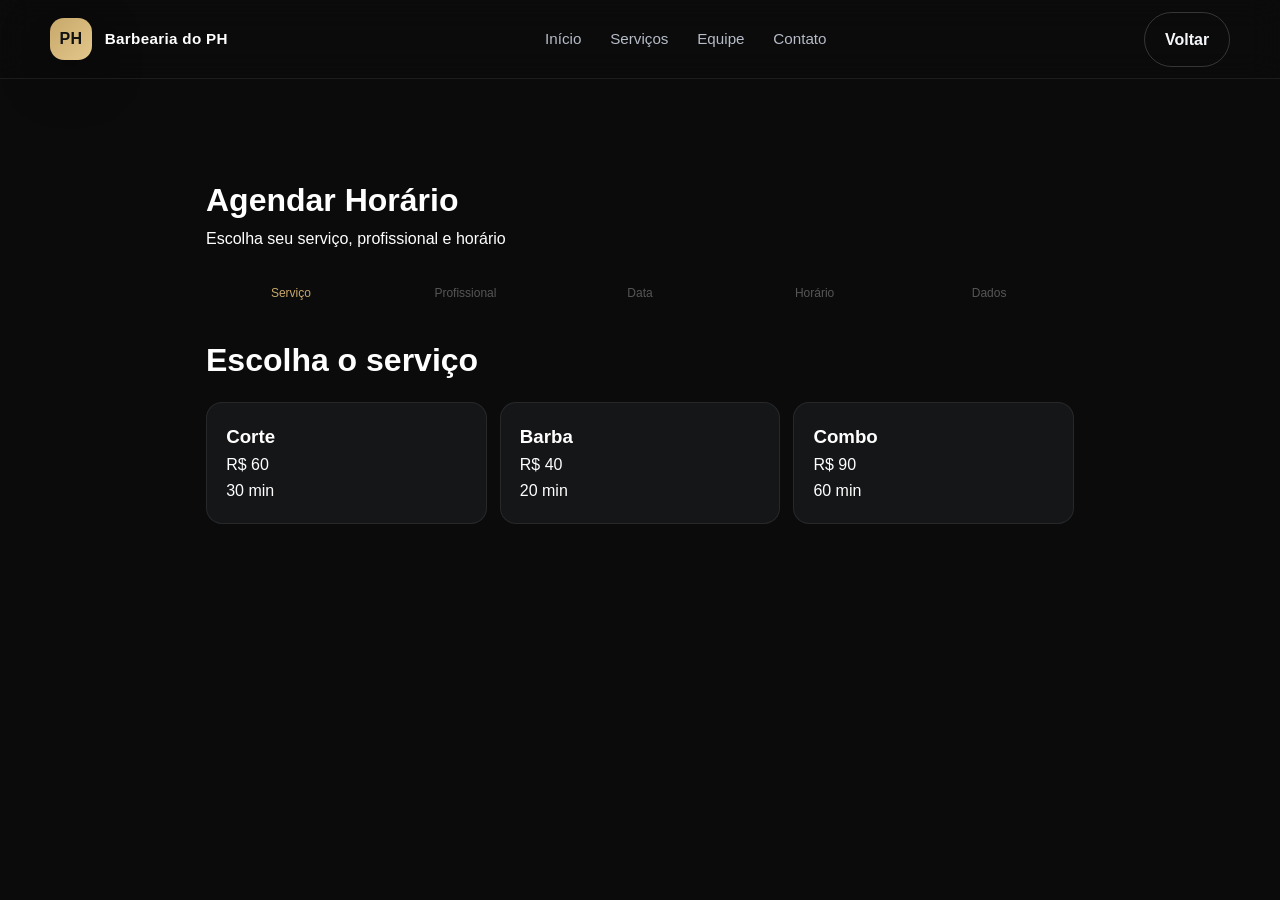
<file: agendamento.html>
<!DOCTYPE html>
<html lang="pt-BR">
<head>
  <meta charset="UTF-8">
  <meta name="viewport" content="width=device-width, initial-scale=1.0">
  <title>Agendamentos</title>

  <!-- MESMO CSS DO SITE -->
  <link rel="stylesheet" href="css/style.css">

  <!-- CSS específico do sistema -->
  <link rel="stylesheet" href="css/agendamento.css">
  <script src="js/agendamento.js" defer></script>
</head>
<body>

<!-- HEADER (igual ao index, mas com links corrigidos) -->
<header class="header">
  <div class="container header__content">

    <a href="index.html" class="logo">
      <span class="logo__mark">PH</span>
      <span class="logo__text">Barbearia do PH</span>
    </a>

    <nav class="nav">
      <a href="index.html">Início</a>
      <a href="index.html#servicos">Serviços</a>
      <a href="index.html#equipe">Equipe</a>
      <a href="index.html#contato">Contato</a>
    </nav>

    <div class="header__actions">
      <a href="index.html" class="btn btn--secondary">Voltar</a>
    </div>

  </div>
</header>

<!-- CONTEÚDO -->
<main class="section">
  <div class="container booking-container">

    <h1>Agendar Horário</h1>
    <p>Escolha seu serviço, profissional e horário</p>

    <!-- Progress -->
    <div class="steps">
      <div class="step active">Serviço</div>
      <div class="step">Profissional</div>
      <div class="step">Data</div>
      <div class="step">Horário</div>
      <div class="step">Dados</div>
    </div>

    <!-- Conteúdo dinâmico -->
    <div id="content"></div>

  </div>
</main>
</file>
<file: css/style.css>
/* =========================================================
   Base e variáveis
   ========================================================= */
:root {
  --bg: #0b0b0c;
  --bg-2: #111214;
  --card: #151618;
  --line: rgba(255, 255, 255, 0.08);
  --text: #f5f7fa;
  --muted: #b6bcc8;
  --gold: #c8a86b;
  --gold-2: #e3c78b;
  --shadow: 0 18px 50px rgba(0, 0, 0, 0.35);
  --radius: 22px;
  --container: 1180px;
}

* {
  margin: 0;
  padding: 0;
  box-sizing: border-box;
}

html {
  scroll-behavior: smooth;
  scroll-padding-top: 78px;
}

body {
  font-family: 'Montserrat', sans-serif;
  background: var(--bg);
  color: var(--text);
  line-height: 1.6;
  -webkit-font-smoothing: antialiased;
  text-rendering: optimizeLegibility;
  overflow-x: hidden;
}

img {
  width: 100%;
  display: block;
  object-fit: cover;
}

a {
  color: inherit;
  text-decoration: none;
}

button {
  font-family: inherit;
}

.container {
  width: min(100% - 2rem, var(--container));
  margin-inline: auto;
}

.section {
  padding: 5rem 0;
}

.section--dark {
  background: linear-gradient(180deg, #0d0d0f 0%, #0b0b0c 100%);
}

/* =========================================================
   Header
   ========================================================= */
.header {
  position: sticky;
  top: 0;
  z-index: 1000;
  background: rgba(11, 11, 12, 0.82);
  backdrop-filter: blur(16px);
  border-bottom: 1px solid var(--line);
}

.header__content {
  min-height: 78px;
  display: flex;
  align-items: center;
  justify-content: space-between;
  gap: 1rem;
}

.logo {
  display: inline-flex;
  align-items: center;
  gap: 0.8rem;
  font-weight: 700;
  letter-spacing: 0.02em;
}

.logo__mark {
  width: 42px;
  height: 42px;
  border-radius: 14px;
  display: grid;
  place-items: center;
  background: linear-gradient(135deg, var(--gold), var(--gold-2));
  color: #111;
  box-shadow: var(--shadow);
}

.logo__text {
  font-size: 0.95rem;
  max-width: 12rem;
}

.nav {
  display: none;
  gap: 1.8rem;
  align-items: center;
}

.nav a {
  position: relative;
  color: var(--muted);
  font-size: 0.95rem;
  transition: color 0.25s ease;
}

.nav a::after {
  content: "";
  position: absolute;
  left: 0;
  bottom: -0.45rem;
  width: 100%;
  height: 2px;
  background: var(--gold);
  transform: scaleX(0);
  transform-origin: left;
  transition: transform 0.25s ease;
}

.nav a:hover {
  color: var(--text);
}

.nav a:hover::after {
  transform: scaleX(1);
}

.header__actions {
  display: flex;
  align-items: center;
  gap: 0.75rem;
}

/* Menu hambúrguer */
.menu-toggle {
  width: 46px;
  height: 46px;
  border: 1px solid var(--line);
  background: var(--bg-2);
  border-radius: 14px;
  display: inline-flex;
  flex-direction: column;
  justify-content: center;
  gap: 5px;
  padding: 0 0.9rem;
  cursor: pointer;
}

.menu-toggle span {
  display: block;
  width: 100%;
  height: 2px;
  background: var(--text);
  border-radius: 99px;
  transition: transform 0.25s ease, opacity 0.25s ease;
}

.menu-toggle.is-open span:nth-child(1) {
  transform: translateY(7px) rotate(45deg);
}

.menu-toggle.is-open span:nth-child(2) {
  opacity: 0;
}

.menu-toggle.is-open span:nth-child(3) {
  transform: translateY(-7px) rotate(-45deg);
}

/* =========================================================
   Botões
   ========================================================= */
.btn {
  display: inline-flex;
  align-items: center;
  justify-content: center;
  min-height: 48px;
  padding: 0.85rem 1.25rem;
  border-radius: 999px;
  font-weight: 700;
  transition: transform 0.25s ease, background 0.25s ease, color 0.25s ease, border-color 0.25s ease, box-shadow 0.3s ease;
  will-change: transform;
}

.btn:hover {
  transform: translateY(-2px);
}

.btn--primary {
  background: linear-gradient(135deg, var(--gold), var(--gold-2));
  color: #111;
  border: 1px solid transparent;
}

.btn--primary:hover {
  background: #25D366;
  color: #fff;
  box-shadow: 0 12px 25px rgba(37, 211, 102, 0.35), 0 0 12px rgba(37, 211, 102, 0.25);
}

.btn--secondary {
  background: transparent;
  color: var(--text);
  border: 1px solid rgba(255, 255, 255, 0.18);
}

.btn--secondary:hover {
  border-color: var(--gold);
  color: var(--gold-2);
}

/* =========================================================
   Hero
   ========================================================= */
.hero {
  padding-top: 3.2rem;
  min-height: calc(100vh - 78px);
  display: flex;
  align-items: center;
  background:
    radial-gradient(circle at top, rgba(200, 168, 107, 0.15), transparent 30%),
    linear-gradient(180deg, rgba(255, 255, 255, 0.03), transparent);
}

.hero__content {
  display: grid;
  gap: 2rem;
  align-items: center;
}

.hero__badge {
  display: inline-flex;
  align-items: center;
  gap: 0.5rem;
  padding: 0.55rem 0.9rem;
  border-radius: 999px;
  background: rgba(255, 255, 255, 0.06);
  border: 1px solid var(--line);
  color: var(--gold-2);
  font-size: 0.8rem;
  font-weight: 700;
  letter-spacing: 0.08em;
  text-transform: uppercase;
}

.hero h1 {
  margin-top: 1.2rem;
  font-size: clamp(2.4rem, 7vw, 5.5rem);
  line-height: 0.95;
  letter-spacing: -0.04em;
  max-width: 12ch;
}

.hero p {
  margin-top: 1.4rem;
  max-width: 58ch;
  color: var(--muted);
  font-size: 1rem;
}

.hero__cta {
  margin-top: 2rem;
  display: flex;
  flex-wrap: wrap;
  gap: 0.9rem;
}

.hero__visual {
  border-radius: calc(var(--radius) + 8px);
  overflow: hidden;
  border: 1px solid var(--line);
  box-shadow: var(--shadow);
  position: relative;
  background: var(--bg);
}

.hero__visual img {
  width: 100%;
  height: 100%;
  display: block;
  object-fit: cover;
}

.hero__visual::after {
  content: "";
  position: absolute;
  left: 0;
  right: 0;
  bottom: 0;
  height: 160px;

  background: linear-gradient(
    to bottom,
    rgba(11, 11, 12, 0) 0%,
    rgba(11, 11, 12, 0.4) 50%,
    rgba(11, 11, 12, 1) 100%
  );

  pointer-events: none;
}

/* =========================================================
   Seções
   ========================================================= */
.section__heading {
  max-width: 720px;
  margin-bottom: 2rem;
}

.section__eyebrow {
  color: var(--gold-2);
  text-transform: uppercase;
  letter-spacing: 0.18em;
  font-size: 0.78rem;
  font-weight: 800;
}

.section__heading h2,
.about__text h2,
.footer__info h2 {
  margin-top: 0.8rem;
  font-size: clamp(1.8rem, 4vw, 3rem);
  line-height: 1.05;
  letter-spacing: -0.03em;
}

.section__heading p,
.about__text p,
.footer__info p {
  margin-top: 0.9rem;
  color: var(--muted);
}

/* =========================================================
   Serviços
   ========================================================= */
.services-grid {
  display: grid;
  gap: 1rem;
}

.service-card {
  background: linear-gradient(180deg, rgba(255, 255, 255, 0.04), rgba(255, 255, 255, 0.02));
  border: 1px solid var(--line);
  border-radius: var(--radius);
  padding: 1.5rem;
  box-shadow: var(--shadow);
}

.service-card h3 {
  font-size: 1.25rem;
}

.service-card p {
  margin-top: 0.6rem;
  color: var(--gold-2);
  font-size: 1.15rem;
  font-weight: 800;
}

.service-card span {
  display: block;
  margin-top: 0.8rem;
  color: var(--muted);
}

/* =========================================================
   Sobre / Equipe
   ========================================================= */
.about-grid {
  display: grid;
  gap: 2rem;
  align-items: center;
}

.about__image,
.gallery-item,
.team-card,
.testimonial-card,
.footer__map,
.footer__info {
  border-radius: var(--radius);
  overflow: hidden;
  border: 1px solid var(--line);
  background: var(--card);
  box-shadow: var(--shadow);
}

.about__text {
  padding: 0.5rem;
}

.team {
  margin-top: 3.5rem;
}

.team-grid {
  display: grid;
  gap: 1rem;
}

.team-card img {
  aspect-ratio: 1 / 1;
}

.team-card h3,
.testimonial-card span {
  margin-top: 1rem;
  font-size: 1.1rem;
}

.team-card p {
  margin: 0.4rem 0 1.2rem;
  color: var(--muted);
  padding: 0 1.25rem 1.25rem;
}

.team-card h3 {
  padding: 1.25rem 1.25rem 0;
}

/* =========================================================
   GALERIA - CONTROLE TOTAL
   ========================================================= */

/* Container que segura a galeria no meio da tela */
.gallery-container {
  width: 100%;
  max-width: 1200px; /* Não deixa as fotos ficarem gigantes */
  margin: 0 auto;    /* Centraliza na página */
  padding: 40px 20px;
}

.gallery-grid {
  display: grid !important; /* Força o modo Grid */
  grid-template-columns: repeat(4, 1fr) !important; /* Força as 4 colunas */
  gap: 20px; /* Espaço entre as fotos */
}

.gallery-item {
  width: 100%;
  aspect-ratio: 1 / 1; /* Mantém o quadrado perfeito */
  overflow: hidden;
  border-radius: 12px;
}

.gallery-item img {
  width: 100%;
  height: 100%;
  object-fit: cover;
  display: block;
}

/* Responsivo */
@media (max-width: 768px) {
  .gallery-grid {
    grid-template-columns: repeat(2, 1fr);
  }
}

@media (max-width: 480px) {
  .gallery-grid {
    grid-template-columns: 1fr;
  }
}

/* =========================================================
   Depoimentos
   ========================================================= */
.testimonials-grid {
  display: grid;
  gap: 1rem;
}

.testimonial-card {
  padding: 1.5rem;
}

.stars {
  color: var(--gold-2);
  letter-spacing: 0.15em;
  font-size: 1rem;
}

.testimonial-card p {
  margin-top: 0.9rem;
  color: var(--text);
}

.testimonial-card span {
  display: inline-block;
  color: var(--muted);
  font-size: 0.95rem;
}

/* =========================================================
   Rodapé
   ========================================================= */
.footer {
  border-top: 1px solid var(--line);
}

.footer-grid {
  display: grid;
  gap: 1.25rem;
}

.footer__map iframe {
  width: 100%;
  height: 320px;
  border: 0;
  display: block;
}

.footer__info {
  padding: 1.5rem;
}

.social-links {
  display: flex;
  flex-wrap: wrap;
  gap: 0.8rem;
  margin: 1.4rem 0;
}

.social-link {
  display: inline-flex;
  align-items: center;
  justify-content: center;
  min-height: 44px;
  padding: 0.7rem 1rem;
  border-radius: 999px;
  border: 1px solid rgba(255, 255, 255, 0.12);
  background: rgba(255, 255, 255, 0.04);
  color: var(--text);
  font-weight: 600;
  text-decoration: none;
  transition: transform 0.25s ease, box-shadow 0.25s ease, background 0.25s ease, color 0.25s ease, border-color 0.25s ease;
}

.social-link:hover {
  transform: translateY(-2px);
}

.social-link--instagram:hover {
  color: #fff;
  border-color: transparent;
  background: linear-gradient(135deg, #f58529, #dd2a7b, #8134af, #515bd4);
  box-shadow: 0 12px 24px rgba(221, 42, 123, 0.25);
}

.social-link--tiktok:hover {
  color: #fff;
  border-color: rgba(255, 255, 255, 0.25);
  background: #000;
  box-shadow: 0 12px 24px rgba(0, 0, 0, 0.35);
}

.social-link--facebook:hover {
  color: #fff;
  border-color: transparent;
  background: #1877f2;
  box-shadow: 0 12px 24px rgba(24, 119, 242, 0.28);
}

.footer__cta {
  width: 100%;
}

.footer-bottom {
  padding-top: 1.5rem;
  color: var(--muted);
  font-size: 0.9rem;
  text-align: center;
}

/* =========================================================
   WhatsApp flutuante
   ========================================================= */
.whatsapp-float {
  position: fixed;
  right: 1rem;
  bottom: 1rem;
  z-index: 1200;
  padding: 0.95rem 1.1rem;
  border-radius: 999px;
  background: linear-gradient(135deg, #25d366, #17b455);
  color: #fff;
  font-weight: 800;
  box-shadow: 0 14px 30px rgba(0, 0, 0, 0.3);
}

/* =========================================================
   Animação scroll reveal
   ========================================================= */
.reveal {
  opacity: 0;
  transform: translateY(26px);
  transition: opacity 0.7s ease, transform 0.7s ease;
}

.reveal.is-visible {
  opacity: 1;
  transform: translateY(0);
}

/* =========================================================
   Mobile menu
   ========================================================= */
@media (max-width: 991px) {
  .nav {
    position: absolute;
    top: 78px;
    left: 0;
    width: 100%;
    display: grid;
    gap: 0;
    background: rgba(11, 11, 12, 0.98);
    border-bottom: 1px solid var(--line);
    transform: translateY(-10px);
    opacity: 0;
    pointer-events: none;
    transition: opacity 0.25s ease, transform 0.25s ease;
  }

  .nav.is-open {
    opacity: 1;
    transform: translateY(0);
    pointer-events: auto;
  }

  .nav a {
    padding: 1rem 1.25rem;
    border-top: 1px solid var(--line);
  }

  .header__actions .btn {
    display: none;
  }
}

@media (max-width: 768px) {
  .footer__map iframe {
    height: 280px;
  }

  .social-links {
    gap: 0.6rem;
  }

  .social-link {
    width: 100%;
  }
}

@media (min-width: 768px) {
  .services-grid {
    grid-template-columns: repeat(2, 1fr);
  }

  .team-grid {
    grid-template-columns: repeat(3, 1fr);
  }

  .gallery-grid {
    grid-template-columns: 2fr 1fr;
    align-items: start;
  }

  .gallery-side {
    grid-template-rows: repeat(3, minmax(0, 1fr));
  }

  .testimonials-grid {
    grid-template-columns: repeat(3, 1fr);
  }

  .footer-grid {
    grid-template-columns: 1.1fr 0.9fr;
  }
}

@media (min-width: 992px) {
  .nav {
    display: flex;
    position: static;
    width: auto;
    opacity: 1;
    transform: none;
    pointer-events: auto;
    background: transparent;
    border: 0;
  }

  .menu-toggle {
    display: none;
  }

  .hero__content {
    grid-template-columns: 1.05fr 0.95fr;
    gap: 3rem;
  }

  .about-grid {
    grid-template-columns: 0.95fr 1.05fr;
  }

  .services-grid {
    grid-template-columns: repeat(4, 1fr);
  }
}
</file>
<file: css/agendamento.css>
body {
  background: #0b0b0c;
  color: #fff;
  font-family: 'Montserrat', sans-serif;
}

.booking,
.booking-container {
  width: 100%;
  max-width: 900px;
  margin: auto;
  padding: 1rem;
}

.steps {
  display: flex;
  justify-content: space-between;
  margin: 2rem 0;
  gap: 0.3rem;
}

.step {
  flex: 1;
  text-align: center;
  opacity: 0.3;
}

.step.active {
  opacity: 1;
  color: #c8a86b;
}

.card {
  background: #151618;
  padding: 1.5rem;
  border-radius: 16px;
  border: 1px solid rgba(255,255,255,0.08);
  margin-bottom: 1rem;
  cursor: pointer;
  transition: transform 0.25s ease, border-color 0.25s ease, background 0.25s ease;
}

.card:hover {
  border-color: #c8a86b;
  transform: translateY(-3px);
}

.card.selected {
  border-color: #c8a86b;
  background: rgba(200,168,107,0.12);
}

.grid {
  display: grid;
  gap: 1rem;
}

.grid-2 { grid-template-columns: repeat(2,1fr); }

button {
  background: linear-gradient(135deg,#c8a86b,#e3c78b);
  border: none;
  padding: 1rem;
  border-radius: 30px;
  font-weight: bold;
  cursor: pointer;
  margin-top: 1rem;
}

input {
  width: 100%;
  padding: 1rem;
  border-radius: 10px;
  border: none;
  margin-top: 1rem;
}

.booking-grid {
  display: grid;
  gap: 1rem;
  margin-top: 2rem;
}

.booking-card {
  background: #151618;
  border: 1px solid rgba(255,255,255,0.08);
  padding: 1.5rem;
  border-radius: 16px;
  cursor: pointer;
  transition: 0.3s;
}

.booking-card:hover {
  border-color: #c8a86b;
}

.booking-card.selected {
  border-color: #c8a86b;
  background: rgba(200,168,107,0.1);
}

.booking-section {
  margin-top: 2rem;
}

.booking-section h2 {
  margin-bottom: 1rem;
}

input[type="date"] {
  padding: 1rem;
  border-radius: 10px;
  border: none;
  margin-top: 1rem;
}

.btn-back {
  margin-bottom: 1rem;
  background: transparent;
  border: 1px solid rgba(255,255,255,0.2);
  color: #fff;
  padding: 0.6rem 1rem;
  border-radius: 10px;
  cursor: pointer;
}

.booking-summary {
  margin-bottom: 1rem;
  color: #c8a86b;
}

.disabled { opacity: 0.2; cursor: not-allowed; grayscale: 1; }
.btn-confirm { background: #d4af37; color: black; border: none; padding: 15px; width: 100%; border-radius: 8px; font-weight: bold; margin-top: 15px; cursor: pointer; }

.barber-grid {
  margin-top: 2rem;
}

.barber-card {
  background: #151618;
  border: 1px solid rgba(255,255,255,0.08);
  padding: 1.5rem;
  border-radius: 18px;
  cursor: pointer;
  transition: all 0.3s ease;
  text-align: center;
}

.barber-card:hover {
  transform: translateY(-6px) scale(1.02);
  border-color: #c8a86b;
}

.barber-card.selected {
  border-color: #c8a86b;
  background: rgba(200,168,107,0.12);
}

.barber-photo {
  width: 80px;
  aspect-ratio: 1 / 1;
  height: auto;
  margin: 0 auto 1rem;
  border-radius: 50%;
  overflow: hidden;
  border: 2px solid transparent;
  transition: 0.3s;
}

.barber-card:hover .barber-photo {
  border-color: #c8a86b;
}

.barber-photo img {
  width: 100%;
  height: 100%;
  object-fit: cover;
}

.center {
  text-align: center;
}

.date-wrapper {
  display: flex;
  justify-content: center;
  margin-top: 2rem;
}

.custom-date {
  background: #1a1a1a;
  color: #fff;
  border: 1px solid rgba(255,255,255,0.1);
  padding: 1rem 1.5rem;
  border-radius: 14px;
  font-size: 1rem;
  cursor: pointer;
  transition: 0.3s;
  width: 100%;
  max-width: 100%;
}

@media (max-width: 480px) {
  .custom-date {
    font-size: 1rem;
    padding: 0.9rem;
  }
}

/* Hover */
.custom-date:hover {
  border-color: #c8a86b;
}

/* Focus */
.custom-date:focus {
  outline: none;
  border-color: #c8a86b;
  box-shadow: 0 0 0 2px rgba(200,168,107,0.2);
}

/* Ícone do calendário (Chrome) */
.custom-date::-webkit-calendar-picker-indicator {
  filter: invert(1);
  cursor: pointer;
}

#content {
  margin-top: 2rem;
  margin-bottom: 4rem;
}

/* =========================
   MOBILE FIRST (BASE)
   ========================= */

.grid-3 {
  grid-template-columns: 1fr;
}

.grid-2 {
  grid-template-columns: 1fr;
}

/* Cards mais clicáveis */
.card,
.barber-card {
  padding: 1.2rem;
  min-height: 70px;
}

/* Espaçamento para evitar clique errado */
.grid {
  gap: 0.8rem;
}

/* Botões grandes estilo app */
button,
.btn-confirm {
  min-height: 52px;
  font-size: 1rem;
}

/* Inputs confortáveis */
input {
  font-size: 1rem;
}

/* Evita scroll horizontal BUG */
body {
  overflow-x: hidden;
}

@media (min-width: 600px) {

  .grid-3 {
    grid-template-columns: repeat(2, 1fr);
  }

  .grid-2 {
    grid-template-columns: repeat(2, 1fr);
  }

  .booking {
    padding: 1.5rem;
  }

}

@media (min-width: 900px) {

  .grid-3 {
    grid-template-columns: repeat(3, 1fr);
  }

  .booking {
    max-width: 900px;
  }

}

/* Mobile: scroll horizontal opcional */
@media (max-width: 480px) {
  .grid.grid-3 {
    display: flex;
    overflow-x: auto;
    gap: 0.8rem;
    padding-bottom: 0.5rem;
  }

  .grid.grid-3 .card {
    min-width: 90px;
    flex: 0 0 auto;
  }
}

.times-grid::-webkit-scrollbar {
  height: 6px;
}

.times-grid::-webkit-scrollbar-thumb {
  background: rgba(255,255,255,0.2);
  border-radius: 10px;
}

@media (min-width: 600px) {
  .barber-photo {
    width: 100px;
  }
}

/* Evita texto pequeno demais */
h2 {
  font-size: clamp(1.4rem, 4vw, 2rem);
}

/* Step melhor no mobile */
.steps {
  gap: 0.3rem;
}

.step {
  font-size: 0.75rem;
}

.times-grid {
  display: grid;
  grid-template-columns: repeat(auto-fit, minmax(90px, 1fr));
  gap: 0.8rem;
}

/* MOBILE FIRST */
.grid-3 {
  grid-template-columns: 1fr;
}

/* TABLET */
@media (min-width: 600px) {
  .grid-3 {
    grid-template-columns: repeat(2, 1fr);
  }
}

/* DESKTOP */
@media (min-width: 900px) {
  .grid-3 {
    grid-template-columns: repeat(3, 1fr);
  }
}

@media (max-width: 480px) {
  .times-grid {
    display: flex;
    overflow-x: auto;
  }

  .times-grid .card {
    min-width: 90px;
    flex: 0 0 auto;
  }
}
</file>
